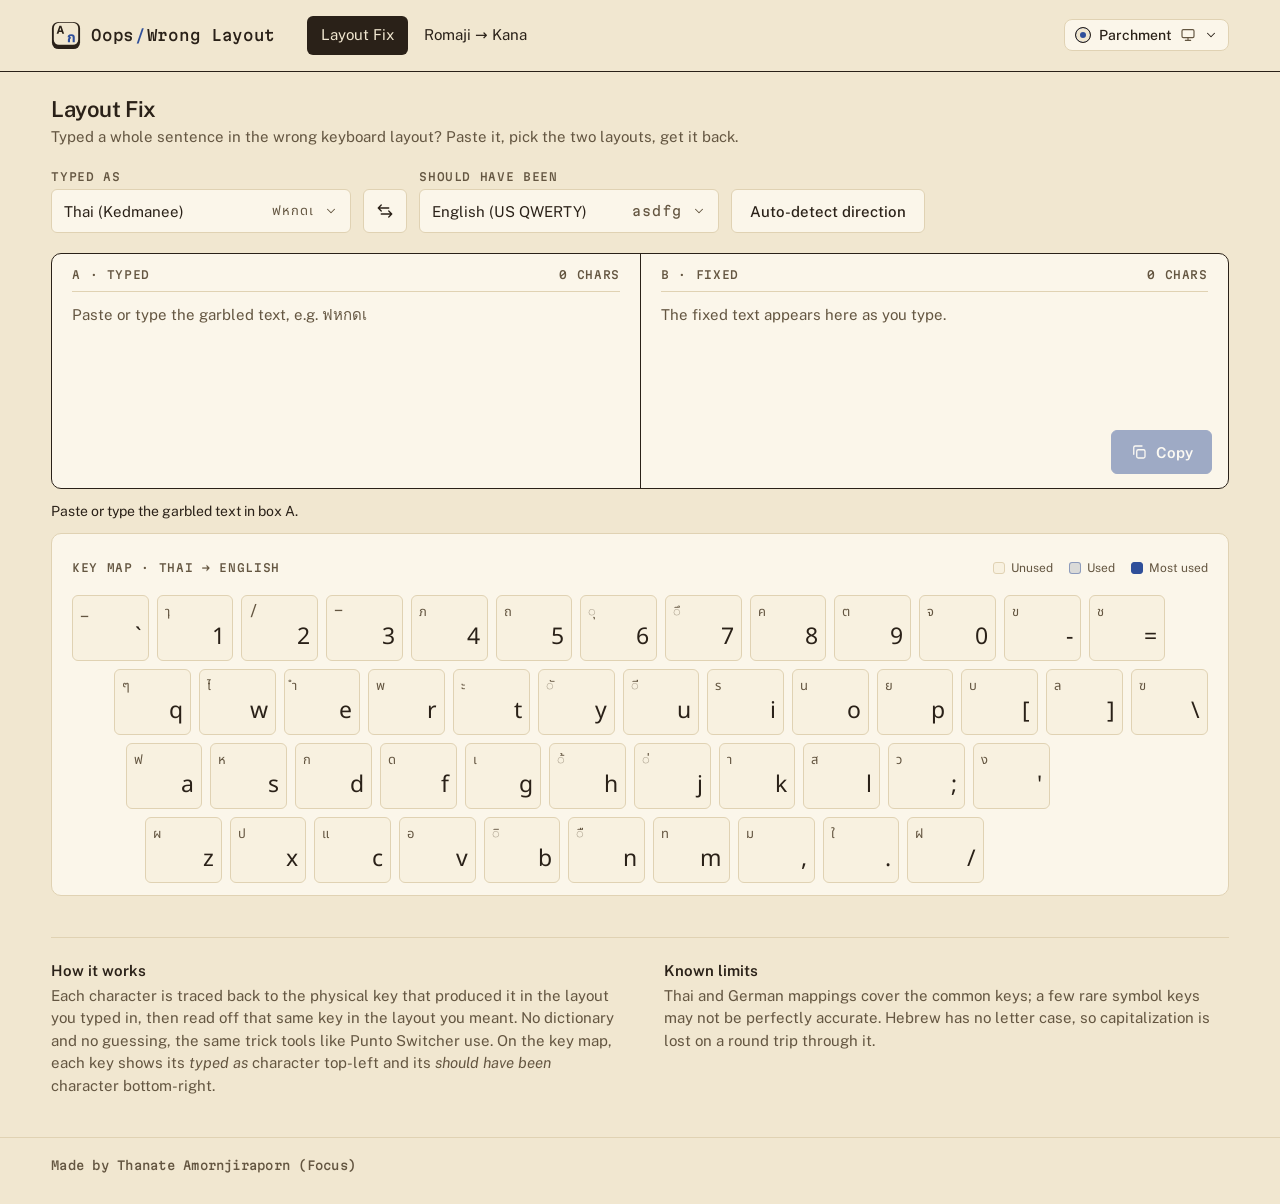
<file: index.html>
<!doctype html>
<html lang="en">
  <head>
    <meta charset="UTF-8" />
    <meta name="viewport" content="width=device-width, initial-scale=1.0" />
    <title>Layout Fix — undo text typed in the wrong keyboard layout</title>
    <meta
      name="description"
      content="Paste text typed in the wrong keyboard layout, pick both layouts, and get back what you meant to type."
    />
    <meta name="theme-color" content="#f1e7d0" />
    <link rel="icon" href="icons/favicon.svg" type="image/svg+xml" />
    <link rel="icon" href="icons/favicon-32.png" sizes="32x32" type="image/png" />
    <link rel="apple-touch-icon" href="icons/apple-touch-icon.png" />
    <link rel="stylesheet" href="style.css" />
    <script>
      // Apply the saved paper and mode before first paint; theme.js wires the panel.
      (function () {
        var d = document.documentElement;
        try {
          var p = localStorage.getItem("paper"),
            m = localStorage.getItem("mode"),
            o = localStorage.getItem("theme");
          if (!p && o) p = { carbon: "carbon", ledger: "ledger", night: "carbon" }[o];
          if (!m && o) m = { night: "dark", dark: "dark", light: "light" }[o];
          if (["parchment", "carbon", "ledger", "blueprint", "kraft"].indexOf(p) > -1) d.setAttribute("data-paper", p);
          var dark = m === "dark" || (m !== "light" && matchMedia("(prefers-color-scheme: dark)").matches);
          d.setAttribute("data-scheme", dark ? "dark" : "light");
        } catch (e) {}
      })();
    </script>
  </head>
  <body>
    <svg width="0" height="0" style="position: absolute" aria-hidden="true">
      <symbol id="i-chevron" viewBox="0 0 24 24"><path d="m6 9 6 6 6-6" /></symbol>
      <symbol id="i-swap" viewBox="0 0 24 24"><path d="M7 4 3 8l4 4M3 8h14M17 20l4-4-4-4M21 16H7" /></symbol>
      <symbol id="i-copy" viewBox="0 0 24 24"><rect x="9" y="9" width="11" height="11" rx="2" /><path d="M5 15V6a2 2 0 0 1 2-2h9" /></symbol>
      <symbol id="i-check" viewBox="0 0 24 24"><path d="m5 12.5 4.5 4.5L19 7.5" /></symbol>
    </svg>

    <header class="top">
      <a class="brand" href="index.html" aria-label="Oops/Wrong Layout home">
        <svg class="logo" viewBox="0 0 32 32" aria-hidden="true">
          <rect class="logo-base" x="1" y="2" width="30" height="29" rx="7" />
          <rect class="logo-top" x="3" y="3" width="26" height="23.5" rx="5.5" />
          <path class="logo-latin" d="M5.99 14.6 8.97 6.2H11.02L14.01 14.6H12.05L11.43 12.81H8.59L7.96 14.6ZM9.02 11.11H10.97L10 8.1Z" />
          <path class="logo-script" d="M18.01 23.6V21.1Q18.01 20.16 18.39 19.65Q18.76 19.14 19.45 18.93L19.47 18.87L17.86 18.28V17.9Q17.86 17.16 18.3 16.55Q18.73 15.93 19.58 15.57Q20.42 15.2 21.64 15.2Q22.78 15.2 23.6 15.55Q24.42 15.9 24.88 16.6Q25.34 17.3 25.34 18.36V23.6H23.09V18.49Q23.09 17.75 22.69 17.37Q22.3 17 21.58 17Q20.89 17 20.54 17.29Q20.2 17.58 20.17 18L21.5 18.61L21.34 19.59Q20.8 19.62 20.53 19.98Q20.26 20.34 20.26 20.95V23.6Z" />
        </svg>
        <span>Oops<b>/</b>Wrong Layout</span>
      </a>
      <nav class="tabs" aria-label="Tools">
        <a href="index.html" aria-current="page">Layout Fix</a>
        <a href="romaji.html">Romaji → Kana</a>
      </nav>
      <div class="settings">
        <button id="settingsBtn" class="theme-btn" aria-haspopup="dialog" aria-expanded="false" aria-controls="settingsPanel">
          <span class="swatch" aria-hidden="true"></span>
          <span class="theme-name">Parchment</span>
          <svg class="icon mode-icon" viewBox="0 0 24 24" aria-hidden="true"></svg>
          <svg class="icon chev" aria-hidden="true"><use href="#i-chevron" /></svg>
        </button>
        <div id="settingsPanel" class="settings-panel" role="dialog" aria-label="Display settings" hidden></div>
      </div>
    </header>

    <main>
      <div class="intro reveal" style="--r: 0">
        <h1>Layout Fix</h1>
        <p>Typed a whole sentence in the wrong keyboard layout? Paste it, pick the two layouts, get it back.</p>
      </div>

      <div class="controls reveal" style="--r: 1">
        <div class="field">
          <label for="fromLayout">Typed as</label>
          <div class="select">
            <select id="fromLayout"></select>
            <svg class="icon" aria-hidden="true"><use href="#i-chevron" /></svg>
          </div>
        </div>
        <button id="swapBtn" class="btn icon-only" title="Swap layouts" aria-label="Swap layouts">
          <svg class="icon" aria-hidden="true"><use href="#i-swap" /></svg>
        </button>
        <div class="field">
          <label for="toLayout">Should have been</label>
          <div class="select">
            <select id="toLayout"></select>
            <svg class="icon" aria-hidden="true"><use href="#i-chevron" /></svg>
          </div>
        </div>
        <button id="autoBtn" class="btn push">Auto-detect direction</button>
      </div>

      <div class="panes reveal" style="--r: 2">
        <div class="pane">
          <div class="pane-head">
            <label for="input">A · Typed</label>
            <span class="count" id="inCount">0 chars</span>
          </div>
          <textarea id="input" class="text-in" placeholder="Paste or type the garbled text" spellcheck="false" autocomplete="off" autocapitalize="off"></textarea>
        </div>
        <div class="pane">
          <div class="pane-head">
            <span id="outLabel">B · Fixed</span>
            <span class="count" id="outCount">0 chars</span>
          </div>
          <div id="output" class="text-out" role="textbox" aria-readonly="true" aria-multiline="true" aria-labelledby="outLabel" tabindex="0"></div>
          <div class="copy-wrap">
            <span class="slip" aria-hidden="true">Copied</span>
            <button id="copyBtn" class="btn primary" disabled>
              <svg class="icon i-copy" aria-hidden="true"><use href="#i-copy" /></svg><svg class="icon i-done" aria-hidden="true"><use href="#i-check" /></svg>Copy
            </button>
          </div>
        </div>
      </div>

      <div class="status" id="status"></div>
      <p class="sr-only" id="announce" role="status" aria-live="polite"></p>

      <section class="table reveal" style="--r: 3" aria-labelledby="mapTitle">
        <div class="table-head">
          <h2 class="label" id="mapTitle">Key map · <span id="mapPair"></span></h2>
          <div class="legend" aria-hidden="true">
            <span><i></i>Unused</span>
            <span><i class="used"></i>Used</span>
            <span><i class="most"></i>Most used</span>
          </div>
        </div>
        <div class="kb" id="keyboard" role="img" aria-label="Keyboard showing which keys your text used"></div>
      </section>

      <section class="notes reveal" style="--r: 4" aria-label="About this tool">
        <div>
          <h2>How it works</h2>
          <p>
            Each character is traced back to the physical key that produced it in the layout you typed in, then read off that
            same key in the layout you meant. No dictionary and no guessing, the same trick tools like Punto Switcher use. On
            the key map, each key shows its <em>typed as</em> character top-left and its <em>should have been</em> character
            bottom-right.
          </p>
        </div>
        <div>
          <h2>Known limits</h2>
          <p>
            Thai and German mappings cover the common keys; a few rare symbol keys may not be perfectly accurate. Hebrew has
            no letter case, so capitalization is lost on a round trip through it.
          </p>
        </div>
      </section>
    </main>

    <footer class="credit">
      <span>Made by Thanate Amornjiraporn (Focus)</span>
    </footer>

    <script src="layouts.js"></script>
    <script src="theme.js"></script>
    <script src="custom-select.js"></script>
    <script src="typewriter.js"></script>
    <script src="script.js"></script>
  </body>
</html>
</file>
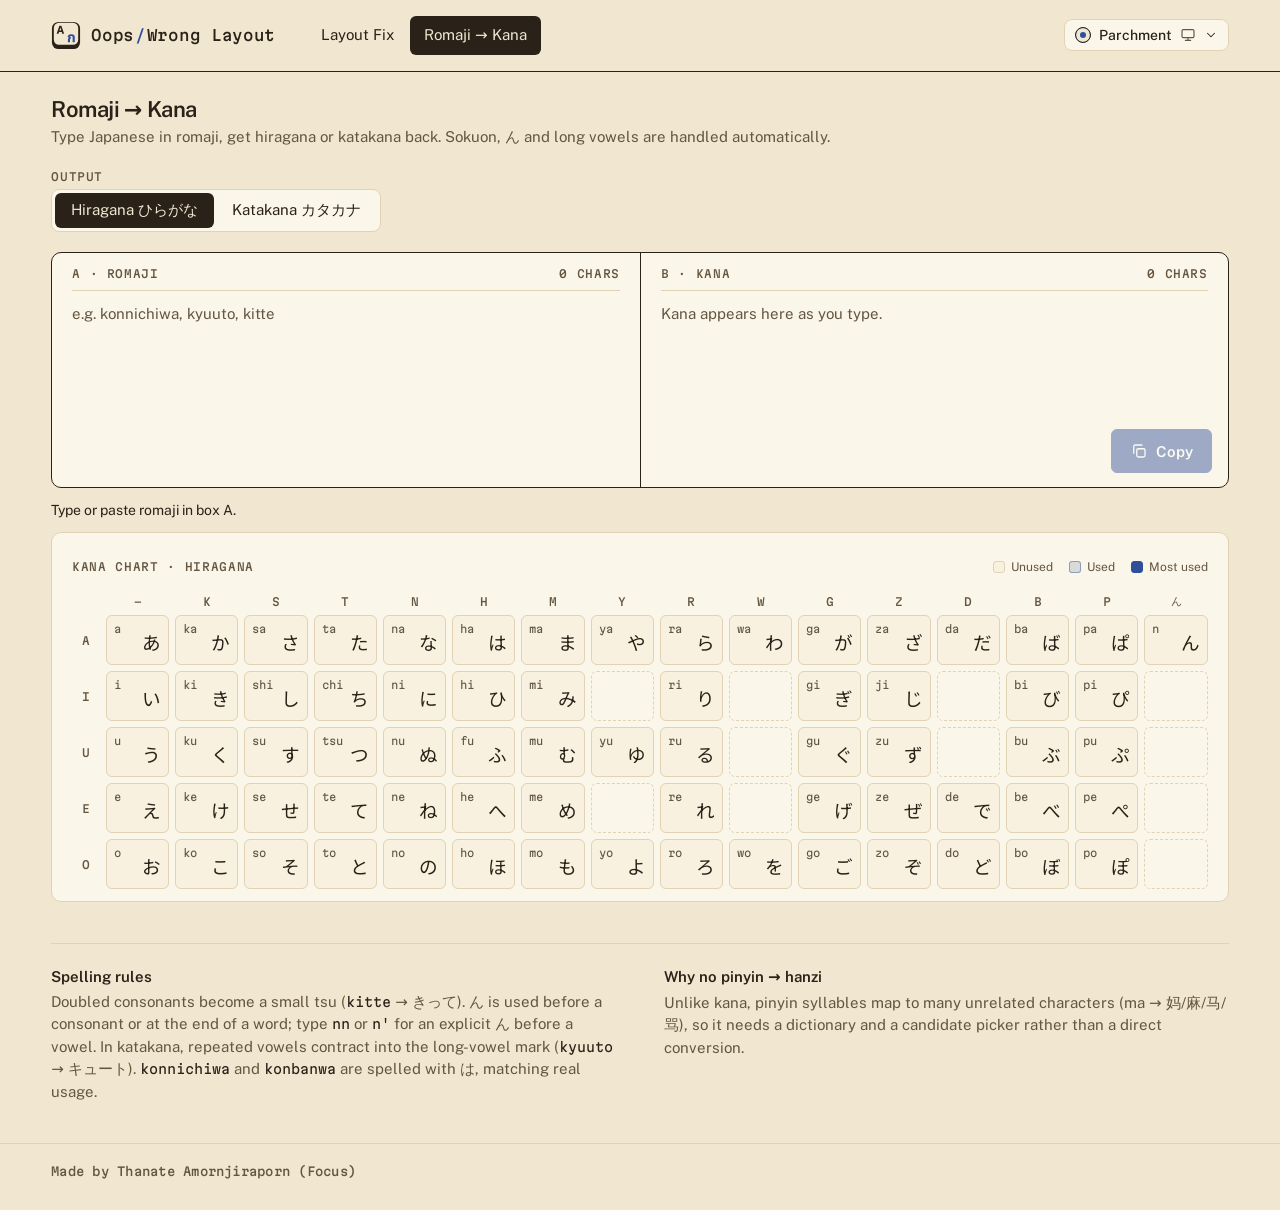
<file: romaji.html>
<!doctype html>
<html lang="en">
  <head>
    <meta charset="UTF-8" />
    <meta name="viewport" content="width=device-width, initial-scale=1.0" />
    <title>Romaji → Kana converter</title>
    <meta name="description" content="Type Japanese in romaji and get hiragana or katakana back." />
    <meta name="theme-color" content="#f1e7d0" />
    <link rel="icon" href="icons/favicon.svg" type="image/svg+xml" />
    <link rel="icon" href="icons/favicon-32.png" sizes="32x32" type="image/png" />
    <link rel="apple-touch-icon" href="icons/apple-touch-icon.png" />
    <link rel="stylesheet" href="style.css" />
    <script>
      // Apply the saved paper and mode before first paint; theme.js wires the panel.
      (function () {
        var d = document.documentElement;
        try {
          var p = localStorage.getItem("paper"),
            m = localStorage.getItem("mode"),
            o = localStorage.getItem("theme");
          if (!p && o) p = { carbon: "carbon", ledger: "ledger", night: "carbon" }[o];
          if (!m && o) m = { night: "dark", dark: "dark", light: "light" }[o];
          if (["parchment", "carbon", "ledger", "blueprint", "kraft"].indexOf(p) > -1) d.setAttribute("data-paper", p);
          var dark = m === "dark" || (m !== "light" && matchMedia("(prefers-color-scheme: dark)").matches);
          d.setAttribute("data-scheme", dark ? "dark" : "light");
        } catch (e) {}
      })();
    </script>
  </head>
  <body>
    <svg width="0" height="0" style="position: absolute" aria-hidden="true">
      <symbol id="i-chevron" viewBox="0 0 24 24"><path d="m6 9 6 6 6-6" /></symbol>
      <symbol id="i-copy" viewBox="0 0 24 24"><rect x="9" y="9" width="11" height="11" rx="2" /><path d="M5 15V6a2 2 0 0 1 2-2h9" /></symbol>
      <symbol id="i-check" viewBox="0 0 24 24"><path d="m5 12.5 4.5 4.5L19 7.5" /></symbol>
    </svg>

    <header class="top">
      <a class="brand" href="index.html" aria-label="Oops/Wrong Layout home">
        <svg class="logo" viewBox="0 0 32 32" aria-hidden="true">
          <rect class="logo-base" x="1" y="2" width="30" height="29" rx="7" />
          <rect class="logo-top" x="3" y="3" width="26" height="23.5" rx="5.5" />
          <path class="logo-latin" d="M5.99 14.6 8.97 6.2H11.02L14.01 14.6H12.05L11.43 12.81H8.59L7.96 14.6ZM9.02 11.11H10.97L10 8.1Z" />
          <path class="logo-script" d="M18.01 23.6V21.1Q18.01 20.16 18.39 19.65Q18.76 19.14 19.45 18.93L19.47 18.87L17.86 18.28V17.9Q17.86 17.16 18.3 16.55Q18.73 15.93 19.58 15.57Q20.42 15.2 21.64 15.2Q22.78 15.2 23.6 15.55Q24.42 15.9 24.88 16.6Q25.34 17.3 25.34 18.36V23.6H23.09V18.49Q23.09 17.75 22.69 17.37Q22.3 17 21.58 17Q20.89 17 20.54 17.29Q20.2 17.58 20.17 18L21.5 18.61L21.34 19.59Q20.8 19.62 20.53 19.98Q20.26 20.34 20.26 20.95V23.6Z" />
        </svg>
        <span>Oops<b>/</b>Wrong Layout</span>
      </a>
      <nav class="tabs" aria-label="Tools">
        <a href="index.html">Layout Fix</a>
        <a href="romaji.html" aria-current="page">Romaji → Kana</a>
      </nav>
      <div class="settings">
        <button id="settingsBtn" class="theme-btn" aria-haspopup="dialog" aria-expanded="false" aria-controls="settingsPanel">
          <span class="swatch" aria-hidden="true"></span>
          <span class="theme-name">Parchment</span>
          <svg class="icon mode-icon" viewBox="0 0 24 24" aria-hidden="true"></svg>
          <svg class="icon chev" aria-hidden="true"><use href="#i-chevron" /></svg>
        </button>
        <div id="settingsPanel" class="settings-panel" role="dialog" aria-label="Display settings" hidden></div>
      </div>
    </header>

    <main>
      <div class="intro reveal" style="--r: 0">
        <h1>Romaji → Kana</h1>
        <p>Type Japanese in romaji, get hiragana or katakana back. Sokuon, ん and long vowels are handled automatically.</p>
      </div>

      <div class="controls reveal" style="--r: 1">
        <div class="field" role="radiogroup" aria-labelledby="kanaTypeLabel">
          <span class="label" id="kanaTypeLabel">Output</span>
          <div class="segmented">
            <label><input type="radio" name="kanaType" value="hiragana" checked />Hiragana ひらがな</label>
            <label><input type="radio" name="kanaType" value="katakana" />Katakana カタカナ</label>
          </div>
        </div>
      </div>

      <div class="panes reveal" style="--r: 2">
        <div class="pane">
          <div class="pane-head">
            <label for="romajiInput">A · Romaji</label>
            <span class="count" id="inCount">0 chars</span>
          </div>
          <textarea id="romajiInput" class="text-in" placeholder="e.g. konnichiwa, kyuuto, kitte" spellcheck="false" autocomplete="off" autocapitalize="off"></textarea>
        </div>
        <div class="pane">
          <div class="pane-head">
            <span id="outLabel">B · Kana</span>
            <span class="count" id="outCount">0 chars</span>
          </div>
          <div id="kanaOutput" class="text-out" lang="ja" role="textbox" aria-readonly="true" aria-multiline="true" aria-labelledby="outLabel" tabindex="0"></div>
          <div class="copy-wrap">
            <span class="slip" aria-hidden="true">Copied</span>
            <button id="copyBtn" class="btn primary" disabled>
              <svg class="icon i-copy" aria-hidden="true"><use href="#i-copy" /></svg><svg class="icon i-done" aria-hidden="true"><use href="#i-check" /></svg>Copy
            </button>
          </div>
        </div>
      </div>

      <div class="status" id="status"></div>
      <p class="sr-only" id="announce" role="status" aria-live="polite"></p>

      <section class="table reveal" style="--r: 3" aria-labelledby="chartTitle">
        <div class="table-head">
          <h2 class="label" id="chartTitle">Kana chart · <span id="chartKind">Hiragana</span></h2>
          <div class="legend" aria-hidden="true">
            <span><i></i>Unused</span>
            <span><i class="used"></i>Used</span>
            <span><i class="most"></i>Most used</span>
          </div>
        </div>
        <div class="chart" id="chart" role="img" aria-label="Kana chart showing which kana your result uses"></div>
      </section>

      <section class="notes reveal" style="--r: 4" aria-label="About this tool">
        <div>
          <h2>Spelling rules</h2>
          <p>
            Doubled consonants become a small tsu (<code>kitte</code> → きって). ん is used before a consonant or at the end of
            a word; type <code>nn</code> or <code>n'</code> for an explicit ん before a vowel. In katakana, repeated vowels
            contract into the long-vowel mark (<code>kyuuto</code> → キュート). <code>konnichiwa</code> and
            <code>konbanwa</code> are spelled with は, matching real usage.
          </p>
        </div>
        <div>
          <h2>Why no pinyin → hanzi</h2>
          <p>
            Unlike kana, pinyin syllables map to many unrelated characters (ma → 妈/麻/马/骂), so it needs a dictionary and a
            candidate picker rather than a direct conversion.
          </p>
        </div>
      </section>
    </main>

    <footer class="credit">
      <span>Made by Thanate Amornjiraporn (Focus)</span>
    </footer>

    <script src="kana-data.js"></script>
    <script src="kana.js"></script>
    <script src="theme.js"></script>
    <script src="typewriter.js"></script>
    <script>
      const romajiInput = document.getElementById("romajiInput");
      const copyBtn = document.getElementById("copyBtn");
      const chart = document.getElementById("chart");
      const status = document.getElementById("status");
      const announce = document.getElementById("announce");
      const kanaType = () => document.querySelector('input[name="kanaType"]:checked').value;

      // Gojūon chart: one column per consonant group, one row per vowel.
      const GROUPS = [
        ["", ["a", "i", "u", "e", "o"]],
        ["k", ["ka", "ki", "ku", "ke", "ko"]],
        ["s", ["sa", "shi", "su", "se", "so"]],
        ["t", ["ta", "chi", "tsu", "te", "to"]],
        ["n", ["na", "ni", "nu", "ne", "no"]],
        ["h", ["ha", "hi", "fu", "he", "ho"]],
        ["m", ["ma", "mi", "mu", "me", "mo"]],
        ["y", ["ya", null, "yu", null, "yo"]],
        ["r", ["ra", "ri", "ru", "re", "ro"]],
        ["w", ["wa", null, null, null, "wo"]],
        ["g", ["ga", "gi", "gu", "ge", "go"]],
        ["z", ["za", "ji", "zu", "ze", "zo"]],
        ["d", ["da", null, null, "de", "do"]],
        ["b", ["ba", "bi", "bu", "be", "bo"]],
        ["p", ["pa", "pi", "pu", "pe", "po"]],
        ["ん", ["n", null, null, null, null]],
      ];
      const cells = [];

      function renderChart() {
        const key = kanaType() === "katakana" ? "kata" : "hira";
        const nodes = [document.createElement("span")];
        for (const [g] of GROUPS) {
          const ax = document.createElement("span");
          ax.className = g === "ん" ? "axis kana" : "axis";
          ax.textContent = g === "ん" ? (key === "kata" ? "ン" : "ん") : g || "–";
          nodes.push(ax);
        }
        cells.length = 0;
        ["a", "i", "u", "e", "o"].forEach((vowel, row) => {
          const ax = document.createElement("span");
          ax.className = "axis";
          ax.textContent = vowel;
          nodes.push(ax);
          for (const [, list] of GROUPS) {
            const romaji = list[row];
            const kana = romaji === "n" ? (key === "kata" ? "ン" : "ん") : romaji && KANA_TABLE[romaji]?.[key];
            const cell = document.createElement("span");
            if (!kana) {
              cell.className = "gap";
            } else {
              cell.className = "cap";
              cell.innerHTML = '<span class="from"></span><span class="to"></span>';
              cell.querySelector(".from").textContent = romaji;
              cell.querySelector(".to").textContent = kana;
              cells.push({ cell, kana });
            }
            nodes.push(cell);
          }
        });
        chart.replaceChildren(...nodes);
        document.getElementById("chartKind").textContent = key === "kata" ? "Katakana" : "Hiragana";
      }

      // Chart cells struck as each kana is typed out.
      const byKana = () => new Map(cells.map((c) => [c.kana, c.cell]));
      let lookup = new Map();
      function strike(ch) {
        const cell = lookup.get(ch);
        if (!cell) return;
        cell.classList.remove("strike");
        void cell.offsetWidth;
        cell.classList.add("strike");
      }

      let outChars = [];
      const writer = createTypewriter(document.getElementById("kanaOutput"), {
        placeholder: "Kana appears here as you type.",
        onStroke: (start, end) => {
          for (let i = start; i < end; i++) strike(outChars[i]);
        },
      });

      function updateHeat(text) {
        const counts = new Map();
        for (const ch of text) counts.set(ch, (counts.get(ch) || 0) + 1);
        const max = Math.max(0, ...cells.map((c) => counts.get(c.kana) || 0));
        for (const { cell, kana } of cells) {
          const n = counts.get(kana) || 0;
          const heat = n === 0 ? 0 : n === max && max > 1 ? 1 : 0.12 + 0.28 * (n / max);
          cell.style.setProperty("--heat", heat);
          cell.classList.toggle("used", n > 0);
          cell.classList.toggle("hot", heat === 1);
        }
      }

      const plural = (n, w) => `${n} ${w}${n === 1 ? "" : "s"}`;

      function convert({ animate = false } = {}) {
        const text = romajiInput.value;
        const result = text ? romajiToKana(text, kanaType()) : "";
        outChars = Array.from(result);
        lookup = byKana();
        writer.set(result, { animate });
        document.getElementById("inCount").textContent = plural(Array.from(text).length, "char");
        document.getElementById("outCount").textContent = plural(outChars.length, "char");
        copyBtn.disabled = !result;
        updateHeat(result);
        if (!text) {
          status.innerHTML = '<span class="message">Type or paste romaji in box A.</span>';
        } else {
          const leftover = (result.match(/[a-z]/gi) || []).length;
          status.innerHTML =
            `<span class="lead">Kana <b>${outChars.length}</b></span>` +
            `<span class="${leftover ? "warn" : ""}">Left as Latin <b>${leftover}</b></span>` +
            '<span class="rule">Hepburn spelling rules</span>';
        }
      }

      romajiInput.addEventListener("input", (e) => {
        const single = e.inputType === "insertText" && e.data && e.data.length === 1;
        convert({ animate: !single && !String(e.inputType).startsWith("delete") });
      });
      for (const radio of document.querySelectorAll('input[name="kanaType"]')) {
        radio.addEventListener("change", () => {
          renderChart();
          convert({ animate: true });
        });
      }
      wireCopy(copyBtn, () => writer.value, announce);
      renderChart();
      convert();
    </script>
  </body>
</html>
</file>
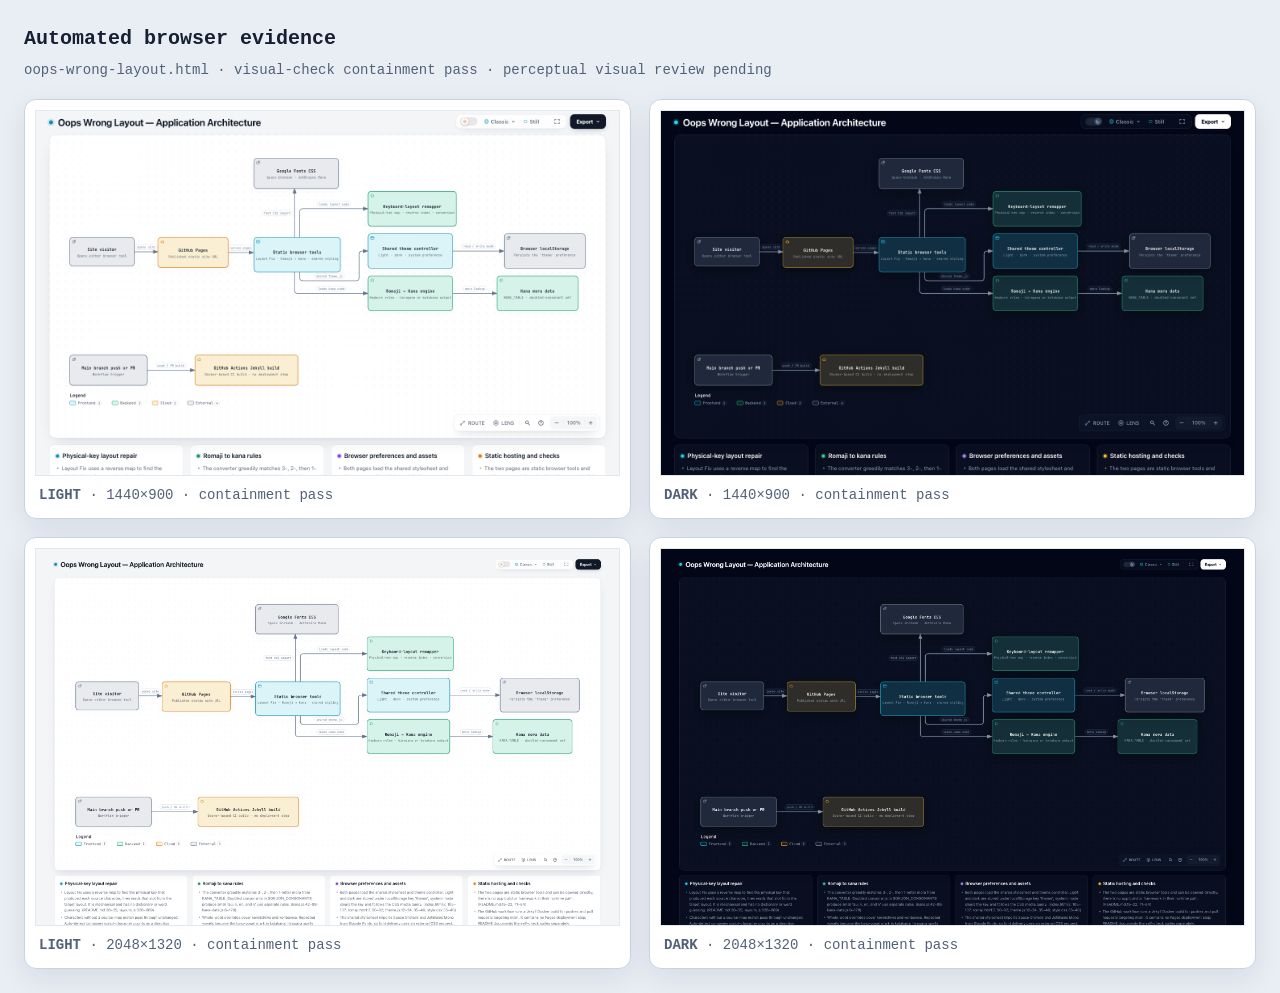
<file: .archify/architecture-oops-wrong-layout-20261025-081142/review-2/visual-check/oops-wrong-layout.visual-check.html>
<!doctype html>
<html lang="en">
<head>
<meta charset="utf-8">
<meta name="viewport" content="width=device-width,initial-scale=1">
<title>Archify automated browser evidence · oops-wrong-layout.html</title>
<style>
*{box-sizing:border-box}body{margin:0;padding:24px;background:#e9eef5;color:#172033;font:14px/1.5 ui-monospace,SFMono-Regular,Menlo,Consolas,monospace}header{max-width:1500px;margin:0 auto 18px}h1{margin:0 0 6px;font-size:20px}p{margin:0;color:#526176}.grid{max-width:1500px;margin:auto;display:grid;grid-template-columns:repeat(2,minmax(0,1fr));gap:18px}figure{margin:0;padding:10px;background:white;border:1px solid #c9d4e3;border-radius:12px;box-shadow:0 10px 30px rgba(15,23,42,.08)}img{display:block;width:100%;height:auto;border:1px solid #e2e8f0}figcaption{padding:9px 4px 2px;color:#526176}@media(max-width:900px){.grid{grid-template-columns:1fr}}
</style>
</head>
<body>
<header><h1>Automated browser evidence</h1><p>oops-wrong-layout.html · visual-check containment pass · perceptual visual review pending</p></header>
<main class="grid">
      <figure>
        <img src="oops-wrong-layout.visual-check.1440x900.light.png" alt="light 1440 by 900">
        <figcaption><strong>LIGHT</strong> · 1440×900 · containment pass</figcaption>
      </figure>
      <figure>
        <img src="oops-wrong-layout.visual-check.1440x900.dark.png" alt="dark 1440 by 900">
        <figcaption><strong>DARK</strong> · 1440×900 · containment pass</figcaption>
      </figure>
      <figure>
        <img src="oops-wrong-layout.visual-check.2048x1320.light.png" alt="light 2048 by 1320">
        <figcaption><strong>LIGHT</strong> · 2048×1320 · containment pass</figcaption>
      </figure>
      <figure>
        <img src="oops-wrong-layout.visual-check.2048x1320.dark.png" alt="dark 2048 by 1320">
        <figcaption><strong>DARK</strong> · 2048×1320 · containment pass</figcaption>
      </figure>
</main>
</body>
</html>
</file>
<file: style.css>
@import url("https://fonts.googleapis.com/css2?family=Public+Sans:wght@400;500;600;700&family=Martian+Mono:wght@400;500&family=Noto+Sans+Thai:wght@400;500&family=Noto+Sans+JP:wght@400;500&family=Noto+Sans+Hebrew:wght@400;500&display=swap");

/* ---------- themes ----------
   Two independent settings, both set on <html> by theme.js (and by the
   pre-paint script in each page's <head>):
   data-paper  = parchment | carbon | ledger | blueprint | kraft (the colouring)
   data-scheme = light | dark (the resolved mode: System follows the OS)
   With no attributes at all (scripts blocked) the page is Parchment light. */
:root,
:root[data-paper="parchment"] {
  color-scheme: light;
  --bg: #f1e7d0;
  --surface: #fbf6ea;
  --key: #f8f1e0;
  --ink: #2a2118;
  --muted: #645641;
  --line: #e0d2b3;
  --line-strong: #2a2118;
  --accent: #2f4f9a;
  --accent-ink: #ffffff;
  --warn: #8f4310;
  --shadow: 42 33 24;
}
:root[data-scheme="dark"],
:root[data-paper="parchment"][data-scheme="dark"] {
  color-scheme: dark;
  --bg: #1b1611;
  --surface: #231d16;
  --key: #2b241b;
  --ink: #efe4cc;
  --muted: #b4a68b;
  --line: #3a3127;
  --line-strong: #5c4e3c;
  --accent: #93abee;
  --accent-ink: #1b1611;
  --warn: #f0a35e;
  --shadow: 0 0 0;
}
:root[data-paper="carbon"] {
  color-scheme: light;
  --bg: #eceef3;
  --surface: #ffffff;
  --key: #f7f8fb;
  --ink: #161a2b;
  --muted: #565c73;
  --line: #d9dce7;
  --line-strong: #161a2b;
  --accent: #3d3bd6;
  --accent-ink: #ffffff;
  --warn: #8f4310;
  --shadow: 22 26 43;
}
:root[data-paper="carbon"][data-scheme="dark"] {
  color-scheme: dark;
  --bg: #111318;
  --surface: #181b22;
  --key: #1f232b;
  --ink: #e8eaf0;
  --muted: #a0a6b6;
  --line: #2c313c;
  --line-strong: #4a5263;
  --accent: #a3a1ff;
  --accent-ink: #111318;
  --warn: #f0a35e;
  --shadow: 0 0 0;
}
:root[data-paper="ledger"] {
  color-scheme: light;
  --bg: #e8eeea;
  --surface: #fbfdfc;
  --key: #f3f7f5;
  --ink: #0f2a22;
  --muted: #4b6057;
  --line: #d2ddd7;
  --line-strong: #0f2a22;
  --accent: #0b7258;
  --accent-ink: #ffffff;
  --warn: #8f4310;
  --shadow: 15 42 34;
}
:root[data-paper="ledger"][data-scheme="dark"] {
  color-scheme: dark;
  --bg: #0e1915;
  --surface: #13211c;
  --key: #192a23;
  --ink: #e2eee8;
  --muted: #9cb4a9;
  --line: #24362e;
  --line-strong: #3f5a4e;
  --accent: #55c7a4;
  --accent-ink: #0e1915;
  --warn: #f0a35e;
  --shadow: 0 0 0;
}
:root[data-paper="blueprint"] {
  color-scheme: light;
  --bg: #e5edf6;
  --surface: #f7fafd;
  --key: #eef3f9;
  --ink: #0f2747;
  --muted: #475f80;
  --line: #cbd8e7;
  --line-strong: #0f2747;
  --accent: #1d5fd1;
  --accent-ink: #ffffff;
  --warn: #8f4310;
  --shadow: 15 39 71;
}
:root[data-paper="blueprint"][data-scheme="dark"] {
  color-scheme: dark;
  --bg: #0f2a52;
  --surface: #13325f;
  --key: #183a6b;
  --ink: #eaf2ff;
  --muted: #a9c1e4;
  --line: #26497c;
  --line-strong: #5076ad;
  --accent: #f4c95d;
  --accent-ink: #0f2a52;
  --warn: #ffb38a;
  --shadow: 0 0 0;
}
:root[data-paper="kraft"] {
  color-scheme: light;
  --bg: #e2cdaa;
  --surface: #efe1c7;
  --key: #e9d7b8;
  --ink: #2a1c0f;
  --muted: #5a4630;
  --line: #cab08a;
  --line-strong: #2a1c0f;
  --accent: #165e68;
  --accent-ink: #ffffff;
  --warn: #8f4310;
  --shadow: 42 28 15;
}
:root[data-paper="kraft"][data-scheme="dark"] {
  color-scheme: dark;
  --bg: #1c140c;
  --surface: #251b11;
  --key: #2d2216;
  --ink: #f0e0c3;
  --muted: #bba582;
  --line: #3c2e1f;
  --line-strong: #5f4a32;
  --accent: #62bcc6;
  --accent-ink: #1c140c;
  --warn: #f0a35e;
  --shadow: 0 0 0;
}

:root[data-paper="blueprint"][data-scheme="dark"] {
  --heat-ink: #eaf2ff;
}
:root {
  --ui: "Public Sans", system-ui, sans-serif;
  --mono: "Martian Mono", ui-monospace, monospace;
  --script: "Noto Sans Thai", "Noto Sans JP", "Noto Sans Hebrew";
  --gutter: clamp(16px, 4vw, 56px);
  --ease-out: cubic-bezier(0.16, 1, 0.3, 1);
  --accent-soft: color-mix(in oklab, var(--heat-ink, var(--accent)) 14%, var(--key));
}

* {
  box-sizing: border-box;
}
html {
  background: var(--bg);
}
body {
  margin: 0;
  min-height: 100vh;
  background: var(--bg);
  color: var(--ink);
  font: 15px/1.5 var(--ui);
  -webkit-font-smoothing: antialiased;
}
::selection {
  background: var(--accent);
  color: var(--accent-ink);
}
:focus-visible {
  outline: 2px solid var(--accent);
  outline-offset: 2px;
}
* {
  scrollbar-color: var(--line-strong) transparent;
  scrollbar-width: thin;
}
.sr-only {
  position: absolute;
  width: 1px;
  height: 1px;
  overflow: hidden;
  clip-path: inset(50%);
  white-space: nowrap;
}
svg.icon {
  width: 18px;
  height: 18px;
  fill: none;
  stroke: currentColor;
  stroke-width: 1.75;
  stroke-linecap: round;
  stroke-linejoin: round;
  flex: none;
}

/* ---------- header ---------- */
.top {
  display: flex;
  align-items: center;
  gap: 32px;
  padding: 16px var(--gutter);
  border-bottom: 1px solid var(--line-strong);
}
.brand {
  display: inline-flex;
  align-items: center;
  gap: 10px;
  font: 500 15px var(--mono);
  letter-spacing: -0.02em;
  color: var(--ink);
  text-decoration: none;
  white-space: nowrap;
}
.brand b {
  font-weight: 500;
  color: var(--accent);
  margin: 0 1px;
}
.logo {
  width: 30px;
  height: 30px;
  flex: none;
}
.logo-base {
  fill: var(--ink);
}
:root[data-scheme="dark"] .logo-base {
  fill: var(--line-strong);
}
.logo-top {
  fill: var(--bg);
  transition: transform 0.25s var(--ease-out);
}
.logo-latin {
  fill: var(--ink);
}
.logo-script {
  fill: var(--accent);
}
/* the key in the logo presses when you point at it */
.brand:hover .logo-top,
.brand:hover .logo-latin,
.brand:hover .logo-script {
  transform: translateY(1.5px);
}
.logo-top,
.logo-latin,
.logo-script {
  transition: transform 0.2s var(--ease-out);
}

.tabs {
  display: flex;
  gap: 2px;
}
.tabs a {
  padding: 8px 14px;
  border-radius: 6px;
  color: var(--ink);
  text-decoration: none;
  white-space: nowrap;
}
.tabs a:hover {
  background: var(--key);
}
.tabs a[aria-current="page"] {
  background: var(--ink);
  color: var(--bg);
}

/* display settings */
.settings {
  position: relative;
  margin-left: auto;
}
.theme-btn {
  display: inline-flex;
  align-items: center;
  gap: 8px;
  padding: 7px 10px 7px 10px;
  border: 1px solid var(--line);
  border-radius: 8px;
  background: var(--surface);
  color: var(--ink);
  font: 500 14px var(--ui);
  cursor: pointer;
  transition: border-color 0.15s;
}
.theme-btn:hover {
  border-color: var(--line-strong);
}
.swatch {
  width: 16px;
  height: 16px;
  flex: none;
  border-radius: 50%;
  border: 1px solid var(--line-strong);
  /* one element, so ring and dot share a centre: the accent fills the disc and
     a 4px ring of paper colour inside the border leaves a 6px dot */
  background: var(--accent);
  box-shadow: inset 0 0 0 4px var(--bg);
}
.theme-btn .mode-icon {
  width: 16px;
  height: 16px;
  color: var(--muted);
}
.theme-btn .chev {
  width: 14px;
  height: 14px;
  transition: transform 0.25s var(--ease-out);
}
.theme-btn[aria-expanded="true"] .chev {
  transform: rotate(180deg);
}
.settings-panel {
  position: absolute;
  right: 0;
  top: calc(100% + 8px);
  z-index: 20;
  width: 320px;
  padding: 14px;
  display: grid;
  gap: 16px;
  background: var(--surface);
  border: 1px solid var(--line-strong);
  border-radius: 10px;
  box-shadow: 0 16px 40px rgb(var(--shadow) / 0.22);
  transform-origin: top right;
  animation: pop-in 0.26s var(--ease-out);
}
.settings-panel[hidden] {
  display: none;
}
.set-group {
  display: grid;
  gap: 8px;
}
.mode-switch {
  display: grid;
  grid-template-columns: repeat(3, 1fr);
}
.mode-switch label {
  display: flex;
  align-items: center;
  justify-content: center;
  gap: 6px;
  padding: 8px 6px;
  font-size: 14px;
}
.mode-switch .icon {
  width: 15px;
  height: 15px;
}
.papers {
  display: grid;
  gap: 2px;
}
.paper {
  position: relative;
  display: flex;
  align-items: center;
  gap: 12px;
  padding: 8px 10px;
  border-radius: 8px;
  cursor: pointer;
  transition: background-color 0.15s;
}
.paper:hover {
  background: var(--key);
}
.paper input {
  position: absolute;
  opacity: 0;
  inset: 0;
  margin: 0;
  cursor: pointer;
}
.paper:has(input:focus-visible) {
  outline: 2px solid var(--accent);
  outline-offset: -2px;
}
.paper-swatch {
  display: grid;
  grid-template-columns: 1fr 1fr;
  width: 40px;
  height: 28px;
  flex: none;
  overflow: hidden;
  border-radius: 6px;
  border: 1px solid rgb(var(--shadow) / 0.3);
}
.paper-swatch i {
  position: relative;
  background: var(--l-bg);
}
.paper-swatch i + i {
  background: var(--d-bg);
}
.paper-swatch i::after {
  content: "";
  position: absolute;
  left: 50%;
  top: 50%;
  width: 9px;
  height: 9px;
  translate: -50% -50%;
  border-radius: 2px;
  background: var(--l-ac);
}
.paper-swatch i + i::after {
  background: var(--d-ac);
}
.paper-text {
  display: grid;
  min-width: 0;
}
.paper-name {
  font: 500 14px var(--ui);
}
.paper-note {
  font: 12px var(--ui);
  color: var(--muted);
}
.paper .check {
  margin-left: auto;
  color: var(--accent);
  opacity: 0;
  transform: scale(0.6);
  transition:
    opacity 0.2s,
    transform 0.3s var(--ease-out);
}
.paper:has(input:checked) {
  background: var(--key);
}
.paper:has(input:checked) .check {
  opacity: 1;
  transform: none;
}
@keyframes pop-in {
  from {
    opacity: 0;
    transform: translateY(-6px) scale(0.97);
  }
}
/* the theme change wipes in from the control used (theme.js) */
/* clicks pass through the wipe to the real page underneath */
::view-transition {
  pointer-events: none;
}
.theme-vt::view-transition-old(root),
.theme-vt::view-transition-new(root) {
  animation: none;
  mix-blend-mode: normal;
}

/* ---------- tool ---------- */
main {
  padding: 24px var(--gutter) 64px;
  max-width: 1440px;
  margin: 0 auto;
}
.intro {
  display: grid;
  gap: 4px;
  margin-bottom: 22px;
}
h1 {
  font: 600 22px/1.2 var(--ui);
  letter-spacing: -0.02em;
  margin: 0;
}
.intro p {
  margin: 0;
  text-wrap: pretty;
  color: var(--muted);
  max-width: 100ch;
}

.controls {
  display: flex;
  align-items: flex-end;
  flex-wrap: wrap;
  gap: 12px;
  margin-bottom: 20px;
}
.field {
  display: flex;
  flex-direction: column;
  gap: 6px;
  flex: 1 1 220px;
  max-width: 300px;
  min-width: 0;
}
.label,
.field label {
  font: 500 11px var(--mono);
  letter-spacing: 0.06em;
  text-transform: uppercase;
  color: var(--muted);
}
.select {
  position: relative;
  container-type: inline-size;
}
/* a narrow picker drops the key preview so the layout name fits */
@container (max-width: 270px) {
  .select-preview {
    display: none;
  }
}
.select-btn {
  display: flex;
  align-items: center;
  gap: 10px;
  width: 100%;
  height: 44px;
  padding: 0 12px;
  font: 15px var(--ui);
  color: var(--ink);
  text-align: left;
  background: var(--surface);
  border: 1px solid var(--line);
  border-radius: 6px;
  cursor: pointer;
  transition:
    border-color 0.15s,
    box-shadow 0.25s var(--ease-out);
}
.select-btn:hover,
.select-btn[aria-expanded="true"] {
  border-color: var(--line-strong);
}
.select-value {
  flex: 1;
  min-width: 0;
  overflow: hidden;
  text-overflow: ellipsis;
  white-space: nowrap;
}
.select-preview,
.opt-preview {
  font: 13px var(--mono), var(--script), sans-serif;
  color: var(--muted);
  letter-spacing: 0.08em;
  white-space: nowrap;
}
.select-btn .icon {
  width: 14px;
  height: 14px;
  color: var(--muted);
  transition: transform 0.25s var(--ease-out);
}
.select-btn[aria-expanded="true"] .icon {
  transform: rotate(180deg);
}
.listbox {
  position: absolute;
  left: 0;
  right: 0;
  top: calc(100% + 6px);
  z-index: 15;
  max-height: 340px;
  overflow: auto;
  margin: 0;
  padding: 6px;
  list-style: none;
  background: var(--surface);
  border: 1px solid var(--line-strong);
  border-radius: 10px;
  box-shadow: 0 16px 40px rgb(var(--shadow) / 0.2);
  transform-origin: top center;
  animation: pop-in 0.22s var(--ease-out);
}
.listbox:focus {
  outline: none;
}
.drop-up .listbox {
  top: auto;
  bottom: calc(100% + 6px);
  transform-origin: bottom center;
}
.listbox[hidden] {
  display: none;
}
.listbox [role="option"] {
  display: flex;
  align-items: center;
  gap: 10px;
  padding: 9px 10px;
  border-radius: 6px;
  cursor: pointer;
  /* options drop in one after another */
  animation: opt-in 0.3s var(--ease-out) backwards;
}
.listbox [role="option"]:nth-child(2) { animation-delay: 15ms; }
.listbox [role="option"]:nth-child(3) { animation-delay: 30ms; }
.listbox [role="option"]:nth-child(4) { animation-delay: 45ms; }
.listbox [role="option"]:nth-child(5) { animation-delay: 60ms; }
.listbox [role="option"]:nth-child(6) { animation-delay: 75ms; }
.listbox [role="option"]:nth-child(7) { animation-delay: 90ms; }
.listbox [role="option"]:nth-child(n + 8) { animation-delay: 105ms; }
@keyframes opt-in {
  from {
    opacity: 0;
    transform: translateY(-4px);
  }
}
.opt-label {
  flex: 1;
}
.listbox .active {
  background: var(--key);
}
.listbox [aria-selected="true"] {
  font-weight: 600;
}
.listbox .check {
  width: 16px;
  height: 16px;
  color: var(--accent);
  visibility: hidden;
}
.listbox [aria-selected="true"] .check {
  visibility: visible;
}
/* Auto-detect swapped the layouts: both pickers flash once */
.select.flash .select-btn {
  animation: flash 0.9s var(--ease-out);
}
@keyframes flash {
  0%,
  100% {
    box-shadow: 0 0 0 0 transparent;
  }
  20% {
    box-shadow: 0 0 0 3px var(--accent);
    border-color: var(--accent);
  }
}

.btn {
  display: inline-flex;
  align-items: center;
  justify-content: center;
  gap: 8px;
  height: 44px;
  padding: 0 18px;
  border: 1px solid var(--line);
  border-radius: 6px;
  background: var(--surface);
  color: var(--ink);
  font: 500 15px var(--ui);
  cursor: pointer;
  transition:
    border-color 0.15s,
    background-color 0.15s,
    transform 0.1s;
}
.btn:hover {
  border-color: var(--line-strong);
}
.btn:active {
  transform: translateY(1px);
}
.btn:disabled {
  opacity: 0.45;
  cursor: not-allowed;
  transform: none;
}
.btn.icon-only {
  width: 44px;
  padding: 0;
}
.btn.icon-only .icon {
  transition: transform 0.35s var(--ease-out);
}
.btn.icon-only:hover .icon {
  transform: rotate(180deg);
}


/* segmented control (romaji output) */
.field:has(.segmented) {
  flex: none;
  max-width: none;
}
.segmented {
  display: inline-flex;
  padding: 3px;
  gap: 2px;
  border: 1px solid var(--line);
  border-radius: 8px;
  background: var(--surface);
}
.segmented label {
  position: relative;
  white-space: nowrap;
  text-transform: none;
  letter-spacing: 0;
  padding: 8px 16px;
  border-radius: 6px;
  font: 15px var(--ui);
  color: var(--ink);
  cursor: pointer;
}
.segmented input {
  position: absolute;
  opacity: 0;
  inset: 0;
  margin: 0;
  cursor: pointer;
}
.segmented label:has(input:checked) {
  background: var(--ink);
  color: var(--bg);
}
.segmented label:has(input:focus-visible) {
  outline: 2px solid var(--accent);
  outline-offset: 2px;
}

/* panes: two halves of one ruled frame */
.panes {
  display: grid;
  grid-template-columns: 1fr 1fr;
  border: 1px solid var(--line-strong);
  border-radius: 10px;
  background: var(--surface);
  overflow: hidden;
}
.pane {
  position: relative;
  display: flex;
  flex-direction: column;
  min-width: 0;
  padding: 14px 20px 16px;
}
.pane + .pane {
  border-left: 1px solid var(--line-strong);
}
.pane-head {
  display: flex;
  justify-content: space-between;
  gap: 12px;
  padding-bottom: 10px;
  margin-bottom: 12px;
  border-bottom: 1px solid var(--line);
  font: 500 11px var(--mono);
  letter-spacing: 0.06em;
  text-transform: uppercase;
  color: var(--muted);
}
.pane-head label {
  color: inherit;
}
.count {
  font-variant-numeric: tabular-nums;
}
.text-in,
.text-out {
  flex: 1;
  width: 100%;
  min-height: 168px;
  margin: 0;
  padding: 0;
  border: 0;
  background: transparent;
  color: var(--ink);
  font: 22px/1.5 var(--mono), var(--script), sans-serif;
  letter-spacing: -0.01em;
  caret-color: var(--accent);
  white-space: pre-wrap;
  overflow-wrap: anywhere;
}
.text-in {
  resize: none;
}
.text-in:focus,
.text-out:focus {
  outline: none;
}
.pane:has(:focus-visible) .pane-head {
  border-bottom-color: var(--accent);
}
.text-in::placeholder,
.text-out .placeholder {
  color: var(--muted);
  opacity: 1;
  font: 15px/1.5 var(--ui);
  letter-spacing: 0;
}
.text-out {
  position: relative;
  padding-bottom: 52px;
  max-height: 340px;
  overflow: auto;
}
/* pinned to the top-left so it lines up with box A's placeholder */
.text-out .placeholder {
  position: absolute;
  top: 0;
  left: 0;
}
.caret {
  display: inline-block;
  width: 2px;
  height: 1.15em;
  margin-left: 1px;
  vertical-align: -0.2em;
  background: var(--accent);
  opacity: 0;
}
.text-out.typing .caret,
.text-out:focus .caret {
  opacity: 1;
}
.text-out:focus .caret {
  animation: blink 1.05s steps(1) infinite;
}
@keyframes blink {
  50% {
    opacity: 0;
  }
}

.copy-wrap {
  position: absolute;
  right: 16px;
  bottom: 14px;
}
.btn.primary {
  background: var(--accent);
  border-color: var(--accent);
  color: var(--accent-ink);
  font-weight: 600;
}
.btn.primary:hover {
  background: color-mix(in oklab, var(--accent) 88%, var(--ink));
}
/* the "Copied" slip slides up out of the button like paper off the platen */
.slip {
  position: absolute;
  left: 50%;
  bottom: calc(100% + 6px);
  translate: -50% 0;
  padding: 4px 10px;
  border: 1px solid var(--line-strong);
  border-radius: 4px;
  background: var(--surface);
  color: var(--ink);
  font: 500 11px var(--mono);
  letter-spacing: 0.06em;
  text-transform: uppercase;
  white-space: nowrap;
  pointer-events: none;
  opacity: 0;
  clip-path: inset(100% 0 0 0);
}
.slip.out {
  animation: slip 1.4s var(--ease-out);
}
@keyframes slip {
  0% {
    opacity: 1;
    clip-path: inset(100% 0 0 0);
    transform: translateY(8px);
  }
  25%,
  75% {
    opacity: 1;
    clip-path: inset(0 0 0 0);
    transform: translateY(0);
  }
  100% {
    opacity: 0;
    clip-path: inset(0 0 0 0);
    transform: translateY(-6px);
  }
}

/* status row */
.status {
  display: flex;
  flex-wrap: wrap;
  align-items: baseline;
  gap: 6px 28px;
  margin: 14px 0 10px;
  font: 500 12px var(--mono);
  letter-spacing: 0.04em;
  text-transform: uppercase;
  color: var(--muted);
  min-height: 20px;
}
.status b {
  font-weight: 500;
  color: var(--ink);
  font-variant-numeric: tabular-nums;
}
.status .lead b {
  color: var(--accent);
}
.status .warn,
.status .warn b {
  color: var(--warn);
}
.status .rule {
  margin-left: auto;
}
.status .message {
  text-transform: none;
  letter-spacing: 0;
  font: 14px var(--ui);
  color: var(--ink);
}

/* ---------- code table: the keyboard / the kana chart ---------- */
.table {
  padding: 18px 20px 12px;
  border: 1px solid var(--line);
  border-radius: 10px;
  background: var(--surface);
}
.table-head {
  display: flex;
  flex-wrap: wrap;
  justify-content: space-between;
  gap: 4px 16px;
  margin-bottom: 12px;
}
.table-head .legend {
  display: flex;
  gap: 16px;
  font: 12px var(--ui);
  color: var(--muted);
}
.table-head .legend span {
  display: inline-flex;
  align-items: center;
  gap: 6px;
}
.table-head .legend i {
  width: 12px;
  height: 12px;
  border-radius: 3px;
  border: 1px solid var(--line);
  background: var(--key);
}
.table-head .legend i.used {
  background: var(--accent-soft);
  border-color: color-mix(in oklab, var(--accent) 45%, transparent);
}
.table-head .legend i.most {
  background: var(--accent);
  border-color: var(--accent);
}

.table {
  container-type: inline-size;
}
.kb {
  --gap: 8px;
  /* the widest row is 13.55 caps (13 keys plus the Tab-row offset) */
  --cap: clamp(28px, calc((100cqw - 12 * var(--gap)) / 13.55), 84px);
  display: flex;
  flex-direction: column;
  gap: var(--gap);
}
.kb-row {
  display: flex;
  gap: var(--gap);
}
.seg {
  display: contents;
}
.kb-row:nth-child(2) {
  padding-left: calc(var(--cap) * 0.55);
}
.kb-row:nth-child(3) {
  padding-left: calc(var(--cap) * 0.7);
}
.kb-row:nth-child(4) {
  padding-left: calc(var(--cap) * 0.95);
}
.cap {
  --heat: 0;
  position: relative;
  width: var(--cap);
  height: calc(var(--cap) * 0.86);
  flex: none;
  border: 1px solid var(--line);
  border-radius: 6px;
  background: color-mix(in oklab, var(--heat-ink, var(--accent)) calc(var(--heat) * 100%), var(--key));
  color: var(--ink);
  transition:
    background-color 0.25s var(--ease-out),
    border-color 0.25s;
}
.cap.used {
  border-color: color-mix(in oklab, var(--accent) 50%, transparent);
}
.cap.hot {
  background: var(--accent);
  color: var(--accent-ink);
  border-color: var(--accent);
}
.cap .from,
.cap .to {
  position: absolute;
  line-height: 1;
}
.cap .from {
  left: 7px;
  top: 6px;
  font: 400 clamp(10px, calc(var(--cap) * 0.17), 13px) var(--mono), var(--script), sans-serif;
  color: var(--muted);
}
.cap.used .from {
  color: var(--ink);
}
.cap.hot .from {
  color: inherit;
}
.cap .to {
  right: 7px;
  bottom: 6px;
  font: 400 clamp(14px, calc(var(--cap) * 0.3), 24px) var(--script), var(--mono), sans-serif;
}
.cap .n {
  position: absolute;
  right: 6px;
  top: 5px;
  font: 500 10px var(--mono);
  font-variant-numeric: tabular-nums;
  opacity: 0.8;
}
/* typebar strike: the key dips and rings, once per character typed out */
.cap.strike {
  animation: strike 0.24s var(--ease-out);
}
@keyframes strike {
  0% {
    transform: translateY(0);
    box-shadow: 0 0 0 0 var(--accent);
  }
  30% {
    transform: translateY(2px);
    box-shadow:
      inset 0 2px 0 rgb(var(--shadow) / 0.2),
      0 0 0 3px var(--accent);
  }
  100% {
    transform: translateY(0);
    box-shadow: 0 0 0 0 transparent;
  }
}

/* kana chart: consonant columns × vowel rows */
.chart {
  --cap: 62px;
  display: grid;
  grid-template-columns: 28px repeat(16, minmax(0, 1fr));
  gap: 6px;
}
.chart .axis:lang(ja),
.chart .axis.kana {
  text-transform: none;
}
.chart .axis {
  display: flex;
  align-items: center;
  justify-content: center;
  font: 500 11px var(--mono);
  color: var(--muted);
  text-transform: uppercase;
}
.chart .cap {
  width: auto;
  height: 50px;
}
.chart .gap {
  border: 1px dashed var(--line);
  border-radius: 6px;
}

/* notes */
.notes {
  display: grid;
  grid-template-columns: repeat(auto-fit, minmax(280px, 1fr));
  gap: 24px 48px;
  margin-top: 40px;
  padding-top: 24px;
  border-top: 1px solid var(--line);
}
.notes h2 {
  font: 600 15px var(--ui);
  margin: 0 0 6px;
}
.notes p {
  margin: 0;
  color: var(--muted);
  max-width: 68ch;
}
.notes code {
  font: 13px var(--mono), var(--script);
  color: var(--ink);
}

/* ---------- motion ---------- */
/* page entrance: sections rise in order, once */
.reveal {
  animation: rise 0.7s var(--ease-out) backwards;
  animation-delay: calc(var(--r, 0) * 70ms);
}
@keyframes rise {
  from {
    opacity: 0;
    transform: translateY(14px);
  }
}
/* layout change: legends roll over in a wave, like a split-flap board */
.kb.roll .cap .from,
.kb.roll .cap .to {
  animation: roll 0.5s var(--ease-out) backwards;
  animation-delay: calc(var(--i, 0) * 22ms);
}
@keyframes roll {
  from {
    opacity: 0;
    transform: translateY(-70%) rotateX(80deg);
  }
}
/* swap: the two texts slide past each other */
.panes.swapping .text-in {
  animation: from-right 0.5s var(--ease-out);
}
.panes.swapping .text-out {
  animation: from-left 0.5s var(--ease-out);
}
@keyframes from-right {
  from {
    opacity: 0;
    transform: translateX(24px);
  }
}
@keyframes from-left {
  from {
    opacity: 0;
    transform: translateX(-24px);
  }
}
/* status counts tick when they change */
.status.tick b {
  display: inline-block;
  animation: tick 0.45s var(--ease-out);
}
@keyframes tick {
  from {
    opacity: 0;
    transform: translateY(-6px);
  }
}
/* copy: the icon turns into a check, drawn in */
.btn .i-done {
  display: none;
}
.btn.done .i-copy {
  display: none;
}
.btn.done .i-done {
  display: block;
  stroke-dasharray: 24;
  animation: draw 0.4s var(--ease-out);
}
@keyframes draw {
  from {
    stroke-dashoffset: 24;
  }
}
/* cross-page: the active tab glides between the two tools */
@view-transition {
  navigation: auto;
}
.tabs a[aria-current="page"] {
  view-transition-name: active-tab;
}
.top {
  position: relative;
  z-index: 30;
  view-transition-name: top-bar;
}
::view-transition-group(active-tab) {
  animation-duration: 0.4s;
  animation-timing-function: cubic-bezier(0.16, 1, 0.3, 1);
}

/* ---------- footer ---------- */
.credit {
  max-width: 1440px;
  margin: 0 auto;
  padding: 20px var(--gutter) 32px;
  border-top: 1px solid var(--line);
  font: 500 12px var(--mono);
  letter-spacing: 0.02em;
  color: var(--muted);
}
main {
  padding-bottom: 40px;
}

/* ---------- responsive ---------- */
@media (max-width: 1100px) {
  .cap .n {
    display: none;
  }
}
@media (max-width: 720px) {
  .top {
    flex-wrap: wrap;
    gap: 12px 16px;
  }
  .tabs {
    order: 3;
    width: 100%;
  }
  .tabs a {
    flex: 1;
    text-align: center;
    padding: 11px 14px;
  }
  .theme-btn {
    min-height: 44px;
    padding: 0 12px;
  }
  .panes {
    grid-template-columns: 1fr;
  }
  .pane + .pane {
    border-left: 0;
    border-top: 1px solid var(--line-strong);
  }
  .text-in,
  .text-out {
    min-height: 120px;
    font-size: 19px;
  }
  .controls .field {
    flex: 1 1 100%;
    max-width: none;
  }
  .controls .push {
    flex: 1;
  }
  .status .rule {
    margin-left: 0;
  }
  .table {
    padding: 14px 12px 10px;
  }
  .chart {
    grid-template-columns: 20px repeat(16, minmax(0, 1fr));
    gap: 3px;
  }
  .chart .cap {
    height: 40px;
  }
  .chart .cap .from {
    display: none;
  }
  .chart .cap .to {
    right: 50%;
    translate: 50% 0;
    bottom: 50%;
    transform: translateY(50%);
    font-size: 13px;
  }
}
@media (max-width: 480px) {
  .theme-btn .theme-name {
    display: none;
  }
}
@media (max-width: 620px) {
  /* the keyboard splits into a left and a right half-board, stacked */
  .kb {
    --gap: 5px;
    --cap: calc((100cqw - 6 * var(--gap)) / 7.05);
    display: grid;
  }
  .kb-row {
    display: contents;
  }
  .seg {
    display: flex;
    gap: var(--gap);
    padding-left: 0 !important;
  }
  .seg.l {
    order: 1;
  }
  .seg.r {
    order: 2;
  }
  .kb-row:first-child .seg.r {
    margin-top: 12px;
    padding-top: 12px;
    border-top: 1px dashed var(--line);
  }
  .kb-row:nth-child(n + 2) .seg.l {
    padding-left: calc(var(--cap) * 0.5) !important;
  }
  .controls .field:has(select) {
    flex: 1 1 100%;
    max-width: none;
  }
  .controls .field:has(#toLayout) {
    order: 1;
  }
  .controls #swapBtn {
    order: 2;
  }
  .controls .push {
    order: 3;
  }
  .field:has(.segmented) {
    flex: 1 1 100%;
    max-width: none;
  }
  .segmented {
    width: 100%;
  }
  .segmented label {
    flex: 1;
    text-align: center;
    padding: 8px 6px;
  }
}

@media (prefers-reduced-motion: reduce) {
  @view-transition {
    navigation: none;
  }
  *,
  *::before,
  *::after {
    animation-duration: 0.01ms !important;
    animation-delay: 0s !important;
    animation-iteration-count: 1 !important;
    transition-duration: 0.01ms !important;
  }
}
</file>
